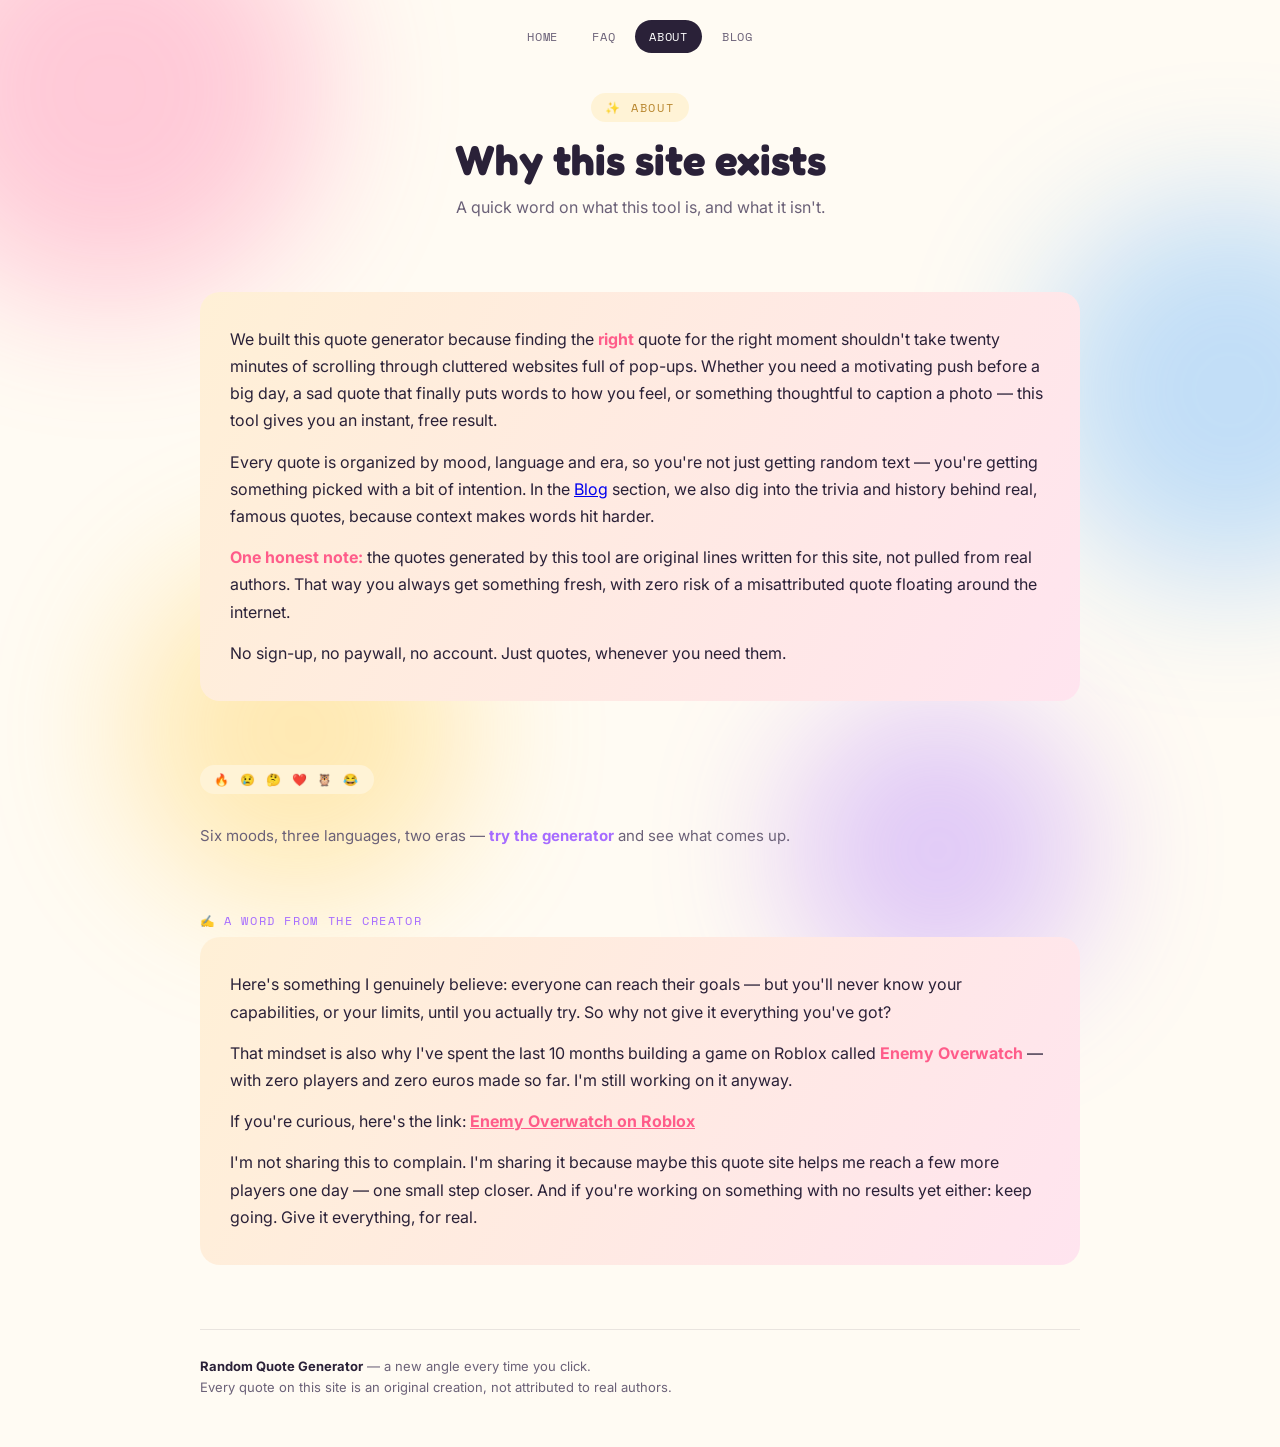
<file: about.html>
<!DOCTYPE html>
<html lang="en">
<head>
<script async src="https://pagead2.googlesyndication.com/pagead/js/adsbygoogle.js?client=ca-pub-3300435468169745"
     crossorigin="anonymous"></script>
<script async src="https://www.googletagmanager.com/gtag/js?id=G-9T2PRMRETT"></script>
<script>
  window.dataLayer = window.dataLayer || [];
  function gtag(){dataLayer.push(arguments);}
  gtag('js', new Date());
  gtag('config', 'G-9T2PRMRETT');
</script>
<meta charset="UTF-8">
<meta name="viewport" content="width=device-width, initial-scale=1.0">
<title>About — Random Quote Generator</title>
<meta name="description" content="Why we built a free random quote generator by mood, language and era — and how it picks each quote.">
<link rel="preconnect" href="https://fonts.googleapis.com">
<link href="https://fonts.googleapis.com/css2?family=Fredoka:wght@500;600;700&family=Inter:wght@400;500;600;700&family=Space+Mono:wght@400;700&display=swap" rel="stylesheet">
<link rel="stylesheet" href="styles.css">
</head>
<body>
<div class="blob blob1"></div>
<div class="blob blob2"></div>
<div class="blob blob3"></div>
<div class="blob blob4"></div>

<div class="wrap">

  <nav class="site-nav">
    <a href="index.html">Home</a>
    <a href="faq.html">FAQ</a>
    <a href="about.html" class="active">About</a>
    <a href="blog.html">Blog</a>
  </nav>

  <div class="page-header">
    <div class="eyebrow">✨ About</div>
    <h1>Why this site exists</h1>
    <p class="sub">A quick word on what this tool is, and what it isn't.</p>
  </div>

  <section class="block">
    <div class="about-block">
      <p>We built this quote generator because finding the <strong>right</strong> quote for the right moment shouldn't take twenty minutes of scrolling through cluttered websites full of pop-ups. Whether you need a motivating push before a big day, a sad quote that finally puts words to how you feel, or something thoughtful to caption a photo — this tool gives you an instant, free result.</p>
      <p>Every quote is organized by mood, language and era, so you're not just getting random text — you're getting something picked with a bit of intention. In the <a href="blog.html">Blog</a> section, we also dig into the trivia and history behind real, famous quotes, because context makes words hit harder.</p>
      <p><strong>One honest note:</strong> the quotes generated by this tool are original lines written for this site, not pulled from real authors. That way you always get something fresh, with zero risk of a misattributed quote floating around the internet.</p>
      <p>No sign-up, no paywall, no account. Just quotes, whenever you need them.</p>
    </div>
  </section>

  <section class="block">
    <div class="eyebrow" style="margin-bottom:14px;">🔥 😢 🤔 ❤️ 🦉 😂</div>
    <p style="font-size:15px;color:var(--ink-soft);line-height:1.7;">Six moods, three languages, two eras — <a href="index.html" style="color:var(--blob-purple);font-weight:700;text-decoration:none;">try the generator</a> and see what comes up.</p>
  </section>

  <section class="block">
    <div class="block-eyebrow">✍️ A word from the creator</div>
    <div class="about-block">
      <p>Here's something I genuinely believe: everyone can reach their goals — but you'll never know your capabilities, or your limits, until you actually try. So why not give it everything you've got?</p>
      <p>That mindset is also why I've spent the last 10 months building a game on Roblox called <strong>Enemy Overwatch</strong> — with zero players and zero euros made so far. I'm still working on it anyway.</p>
      <p>If you're curious, here's the link: <a href="https://www.roblox.com/games/109799715832137/Enemy-Overwatch" target="_blank" rel="noopener" style="color:var(--t-amour-1);font-weight:700;">Enemy Overwatch on Roblox</a></p>
      <p>I'm not sharing this to complain. I'm sharing it because maybe this quote site helps me reach a few more players one day — one small step closer. And if you're working on something with no results yet either: keep going. Give it everything, for real.</p>
    </div>
  </section>

  <footer>
    <strong>Random Quote Generator</strong> — a new angle every time you click.<br>
    Every quote on this site is an original creation, not attributed to real authors.
  </footer>

</div>
</body>
</html>
</file>
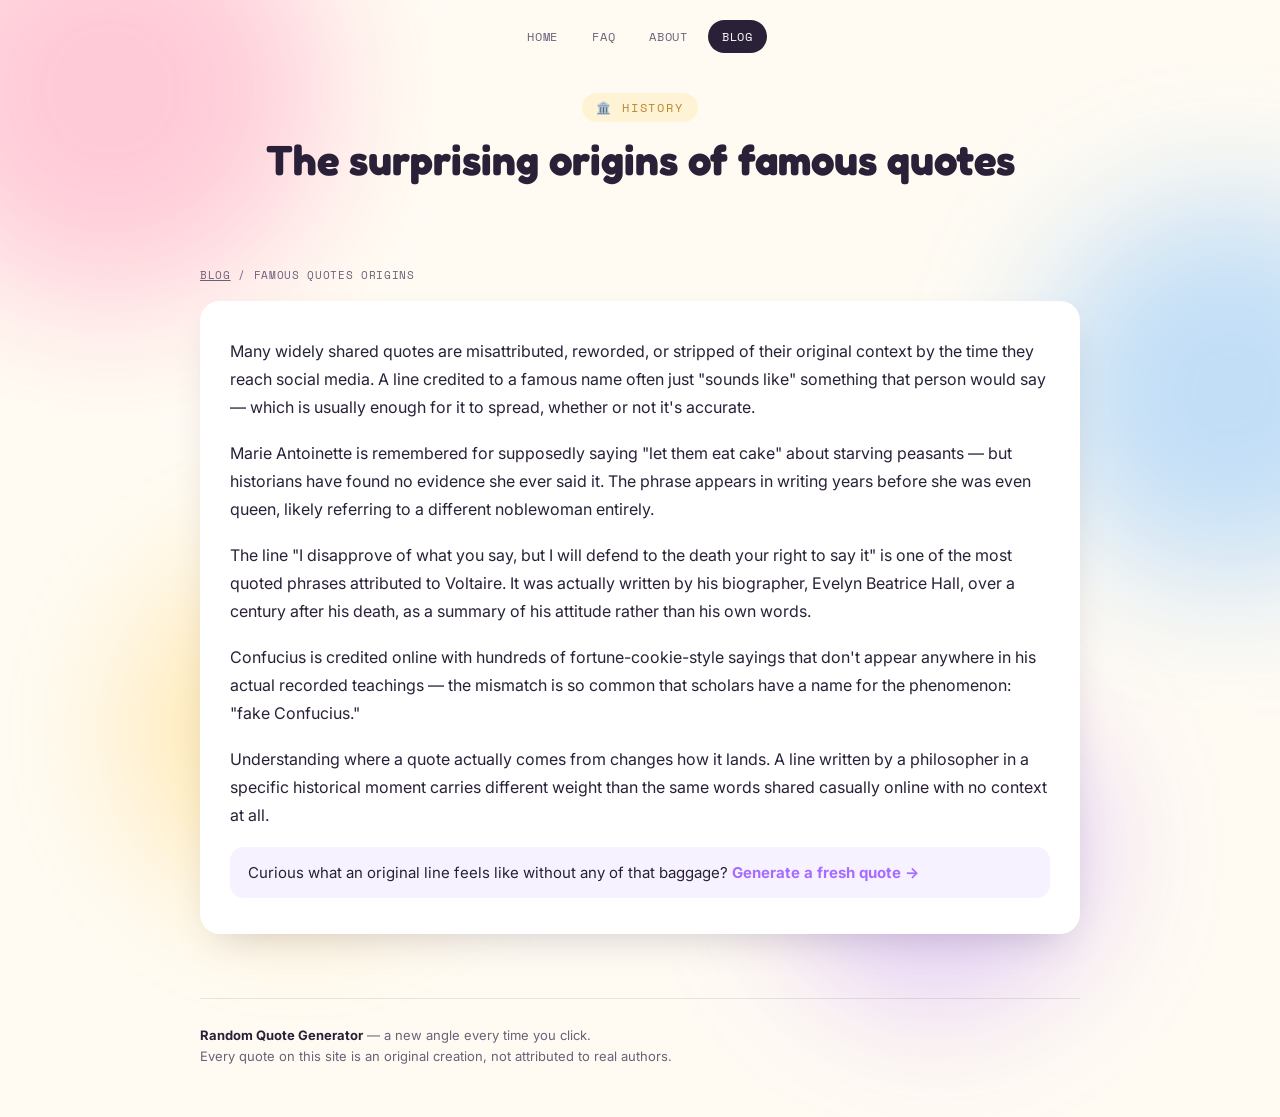
<file: blog-famous-quotes-trivia.html>
<!DOCTYPE html>
<html lang="en">
<head>
<script async src="https://pagead2.googlesyndication.com/pagead/js/adsbygoogle.js?client=ca-pub-3300435468169745"
     crossorigin="anonymous"></script>
<script async src="https://www.googletagmanager.com/gtag/js?id=G-9T2PRMRETT"></script>
<script>
  window.dataLayer = window.dataLayer || [];
  function gtag(){dataLayer.push(arguments);}
  gtag('js', new Date());
  gtag('config', 'G-9T2PRMRETT');
</script>
<meta charset="UTF-8">
<meta name="viewport" content="width=device-width, initial-scale=1.0">
<title>The Surprising Origins of Famous Quotes</title>
<meta name="description" content="Many widely shared quotes are misattributed or reworded by the time they reach social media. A look at the real stories behind lines everyone knows.">
<link rel="preconnect" href="https://fonts.googleapis.com">
<link href="https://fonts.googleapis.com/css2?family=Fredoka:wght@500;600;700&family=Inter:wght@400;500;600;700&family=Space+Mono:wght@400;700&display=swap" rel="stylesheet">
<link rel="stylesheet" href="styles.css">
</head>
<body>
<div class="blob blob1"></div>
<div class="blob blob2"></div>
<div class="blob blob3"></div>
<div class="blob blob4"></div>

<div class="wrap">

  <nav class="site-nav">
    <a href="index.html">Home</a>
    <a href="faq.html">FAQ</a>
    <a href="about.html">About</a>
    <a href="blog.html" class="active">Blog</a>
  </nav>

  <div class="page-header">
    <div class="eyebrow">🏛️ History</div>
    <h1>The surprising origins of famous quotes</h1>
  </div>

  <section class="block">
    <div class="breadcrumb"><a href="blog.html">Blog</a> / Famous Quotes Origins</div>
    <div class="article">
      <p>Many widely shared quotes are misattributed, reworded, or stripped of their original context by the time they reach social media. A line credited to a famous name often just "sounds like" something that person would say — which is usually enough for it to spread, whether or not it's accurate.</p>
      <p>Marie Antoinette is remembered for supposedly saying "let them eat cake" about starving peasants — but historians have found no evidence she ever said it. The phrase appears in writing years before she was even queen, likely referring to a different noblewoman entirely.</p>
      <p>The line "I disapprove of what you say, but I will defend to the death your right to say it" is one of the most quoted phrases attributed to Voltaire. It was actually written by his biographer, Evelyn Beatrice Hall, over a century after his death, as a summary of his attitude rather than his own words.</p>
      <p>Confucius is credited online with hundreds of fortune-cookie-style sayings that don't appear anywhere in his actual recorded teachings — the mismatch is so common that scholars have a name for the phenomenon: "fake Confucius."</p>
      <p>Understanding where a quote actually comes from changes how it lands. A line written by a philosopher in a specific historical moment carries different weight than the same words shared casually online with no context at all.</p>
      <div class="cta-line">Curious what an original line feels like without any of that baggage? <a href="index.html">Generate a fresh quote →</a></div>
    </div>
  </section>

  <footer>
    <strong>Random Quote Generator</strong> — a new angle every time you click.<br>
    Every quote on this site is an original creation, not attributed to real authors.
  </footer>

</div>
</body>
</html>
</file>
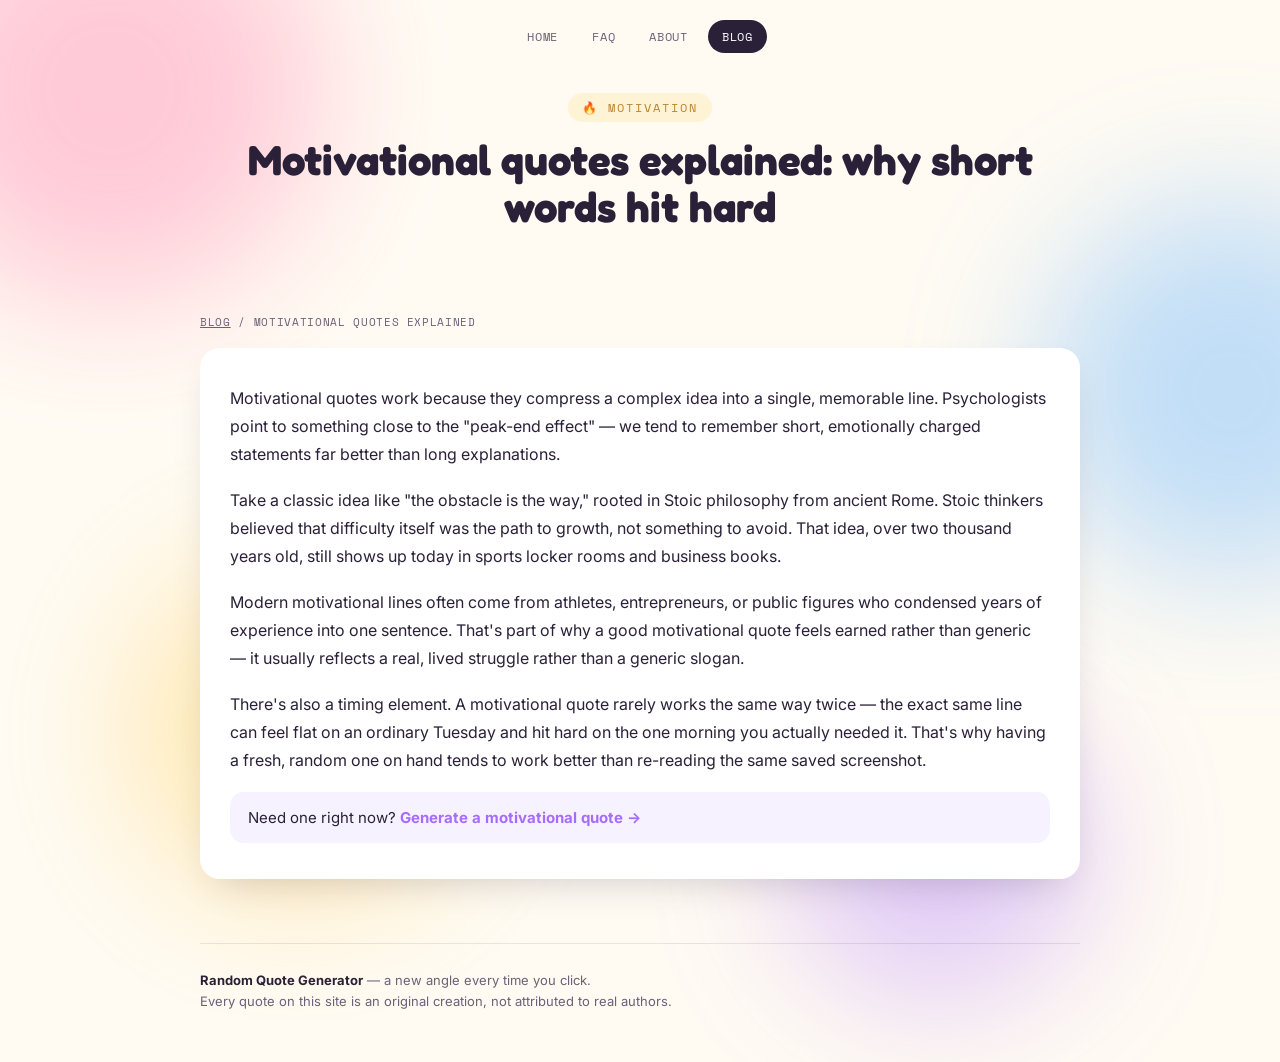
<file: blog-motivational-quotes-explained.html>
<!DOCTYPE html>
<html lang="en">
<head>
<script async src="https://pagead2.googlesyndication.com/pagead/js/adsbygoogle.js?client=ca-pub-3300435468169745"
     crossorigin="anonymous"></script>
<script async src="https://www.googletagmanager.com/gtag/js?id=G-9T2PRMRETT"></script>
<script>
  window.dataLayer = window.dataLayer || [];
  function gtag(){dataLayer.push(arguments);}
  gtag('js', new Date());
  gtag('config', 'G-9T2PRMRETT');
</script>
<meta charset="UTF-8">
<meta name="viewport" content="width=device-width, initial-scale=1.0">
<title>Motivational Quotes Explained: Why Short Words Hit Hard</title>
<meta name="description" content="The psychology behind why short motivational quotes work, and where the idea 'the obstacle is the way' actually comes from.">
<link rel="preconnect" href="https://fonts.googleapis.com">
<link href="https://fonts.googleapis.com/css2?family=Fredoka:wght@500;600;700&family=Inter:wght@400;500;600;700&family=Space+Mono:wght@400;700&display=swap" rel="stylesheet">
<link rel="stylesheet" href="styles.css">
</head>
<body>
<div class="blob blob1"></div>
<div class="blob blob2"></div>
<div class="blob blob3"></div>
<div class="blob blob4"></div>

<div class="wrap">

  <nav class="site-nav">
    <a href="index.html">Home</a>
    <a href="faq.html">FAQ</a>
    <a href="about.html">About</a>
    <a href="blog.html" class="active">Blog</a>
  </nav>

  <div class="page-header">
    <div class="eyebrow">🔥 Motivation</div>
    <h1>Motivational quotes explained: why short words hit hard</h1>
  </div>

  <section class="block">
    <div class="breadcrumb"><a href="blog.html">Blog</a> / Motivational Quotes Explained</div>
    <div class="article">
      <p>Motivational quotes work because they compress a complex idea into a single, memorable line. Psychologists point to something close to the "peak-end effect" — we tend to remember short, emotionally charged statements far better than long explanations.</p>
      <p>Take a classic idea like "the obstacle is the way," rooted in Stoic philosophy from ancient Rome. Stoic thinkers believed that difficulty itself was the path to growth, not something to avoid. That idea, over two thousand years old, still shows up today in sports locker rooms and business books.</p>
      <p>Modern motivational lines often come from athletes, entrepreneurs, or public figures who condensed years of experience into one sentence. That's part of why a good motivational quote feels earned rather than generic — it usually reflects a real, lived struggle rather than a generic slogan.</p>
      <p>There's also a timing element. A motivational quote rarely works the same way twice — the exact same line can feel flat on an ordinary Tuesday and hit hard on the one morning you actually needed it. That's why having a fresh, random one on hand tends to work better than re-reading the same saved screenshot.</p>
      <div class="cta-line">Need one right now? <a href="quotes-motivational.html">Generate a motivational quote →</a></div>
    </div>
  </section>

  <footer>
    <strong>Random Quote Generator</strong> — a new angle every time you click.<br>
    Every quote on this site is an original creation, not attributed to real authors.
  </footer>

</div>
</body>
</html>
</file>
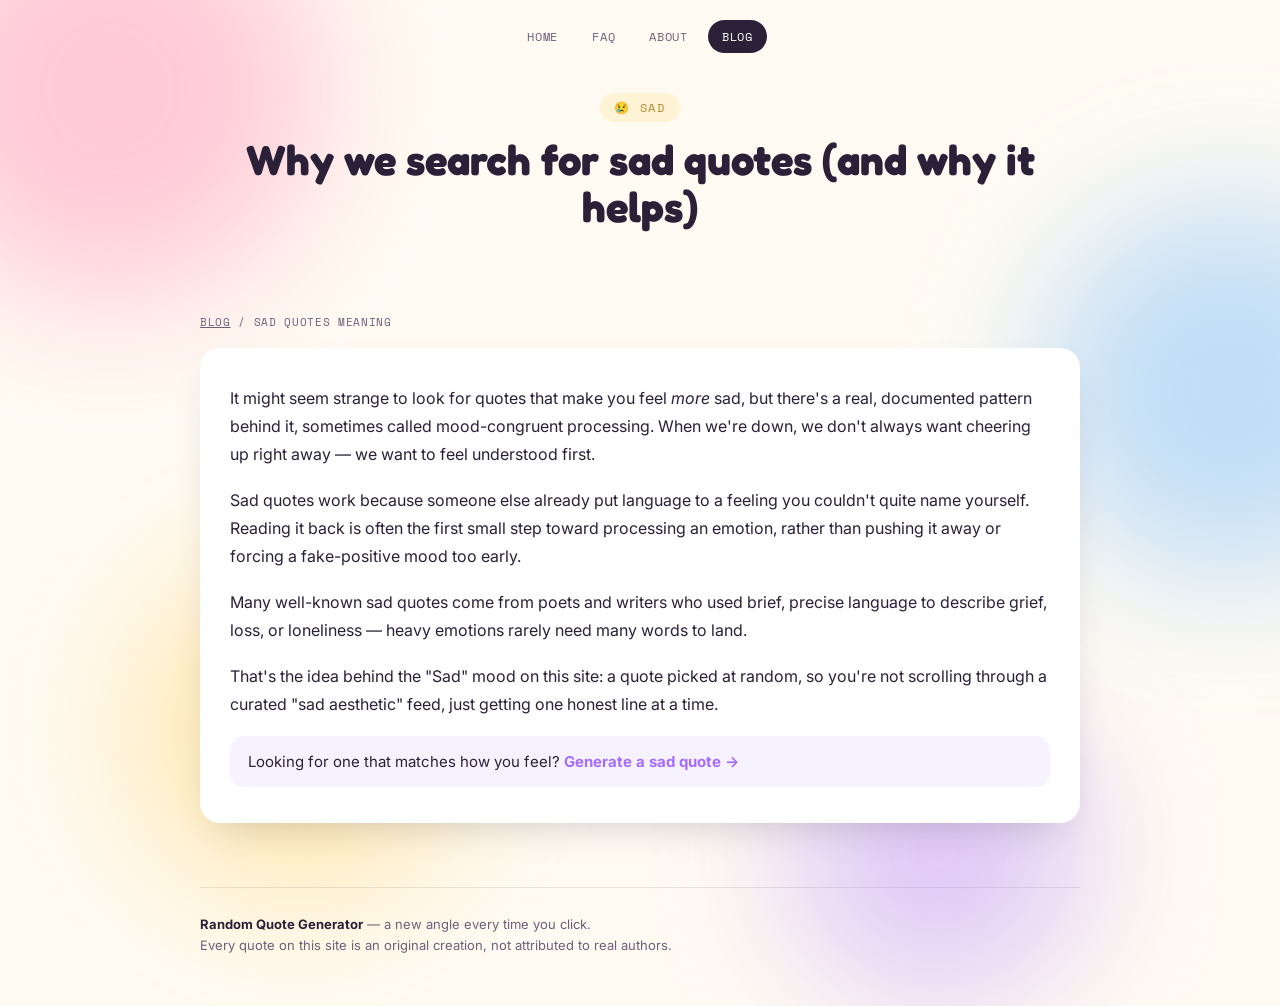
<file: blog-sad-quotes-meaning.html>
<!DOCTYPE html>
<html lang="en">
<head>
<script async src="https://pagead2.googlesyndication.com/pagead/js/adsbygoogle.js?client=ca-pub-3300435468169745"
     crossorigin="anonymous"></script>
<script async src="https://www.googletagmanager.com/gtag/js?id=G-9T2PRMRETT"></script>
<script>
  window.dataLayer = window.dataLayer || [];
  function gtag(){dataLayer.push(arguments);}
  gtag('js', new Date());
  gtag('config', 'G-9T2PRMRETT');
</script>
<meta charset="UTF-8">
<meta name="viewport" content="width=device-width, initial-scale=1.0">
<title>Why We Search for Sad Quotes (And Why It Helps)</title>
<meta name="description" content="It's not strange to look for quotes that match a low mood. Here's the psychology behind why it actually helps, and where to find sad quotes that fit.">
<link rel="preconnect" href="https://fonts.googleapis.com">
<link href="https://fonts.googleapis.com/css2?family=Fredoka:wght@500;600;700&family=Inter:wght@400;500;600;700&family=Space+Mono:wght@400;700&display=swap" rel="stylesheet">
<link rel="stylesheet" href="styles.css">
</head>
<body>
<div class="blob blob1"></div>
<div class="blob blob2"></div>
<div class="blob blob3"></div>
<div class="blob blob4"></div>

<div class="wrap">

  <nav class="site-nav">
    <a href="index.html">Home</a>
    <a href="faq.html">FAQ</a>
    <a href="about.html">About</a>
    <a href="blog.html" class="active">Blog</a>
  </nav>

  <div class="page-header">
    <div class="eyebrow">😢 Sad</div>
    <h1>Why we search for sad quotes (and why it helps)</h1>
  </div>

  <section class="block">
    <div class="breadcrumb"><a href="blog.html">Blog</a> / Sad Quotes Meaning</div>
    <div class="article">
      <p>It might seem strange to look for quotes that make you feel <em>more</em> sad, but there's a real, documented pattern behind it, sometimes called mood-congruent processing. When we're down, we don't always want cheering up right away — we want to feel understood first.</p>
      <p>Sad quotes work because someone else already put language to a feeling you couldn't quite name yourself. Reading it back is often the first small step toward processing an emotion, rather than pushing it away or forcing a fake-positive mood too early.</p>
      <p>Many well-known sad quotes come from poets and writers who used brief, precise language to describe grief, loss, or loneliness — heavy emotions rarely need many words to land.</p>
      <p>That's the idea behind the "Sad" mood on this site: a quote picked at random, so you're not scrolling through a curated "sad aesthetic" feed, just getting one honest line at a time.</p>
      <div class="cta-line">Looking for one that matches how you feel? <a href="quotes-sad.html">Generate a sad quote →</a></div>
    </div>
  </section>

  <footer>
    <strong>Random Quote Generator</strong> — a new angle every time you click.<br>
    Every quote on this site is an original creation, not attributed to real authors.
  </footer>

</div>
</body>
</html>
</file>
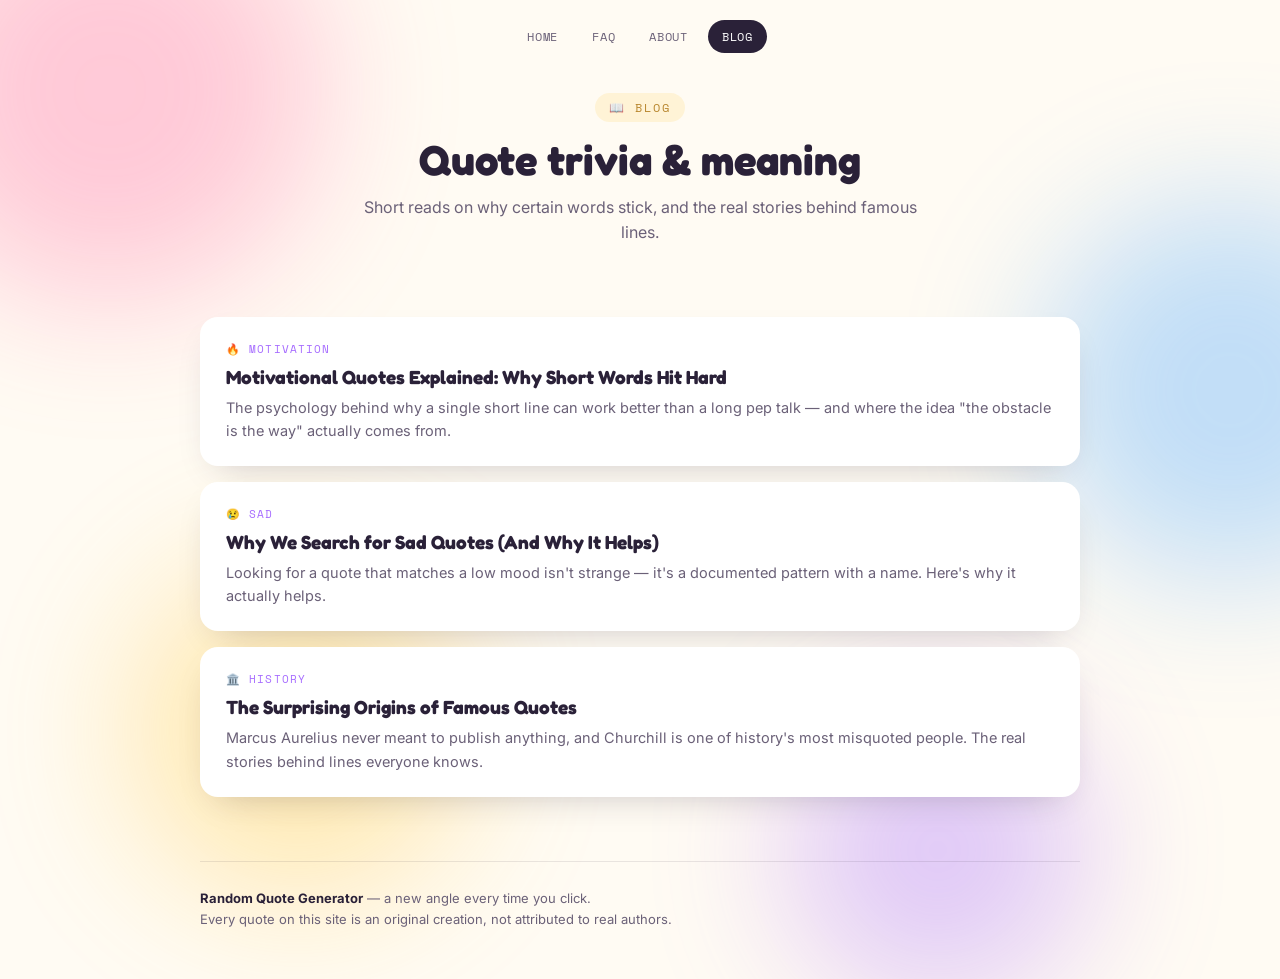
<file: blog.html>
<!DOCTYPE html>
<html lang="en">
<head>
<script async src="https://pagead2.googlesyndication.com/pagead/js/adsbygoogle.js?client=ca-pub-3300435468169745"
     crossorigin="anonymous"></script>
<script async src="https://www.googletagmanager.com/gtag/js?id=G-9T2PRMRETT"></script>
<script>
  window.dataLayer = window.dataLayer || [];
  function gtag(){dataLayer.push(arguments);}
  gtag('js', new Date());
  gtag('config', 'G-9T2PRMRETT');
</script>
<meta charset="UTF-8">
<meta name="viewport" content="width=device-width, initial-scale=1.0">
<title>Blog — Quote Trivia, Meaning & Psychology</title>
<meta name="description" content="Short reads on the psychology of quotes, the real stories behind famous lines, and why certain words stick with us.">
<link rel="preconnect" href="https://fonts.googleapis.com">
<link href="https://fonts.googleapis.com/css2?family=Fredoka:wght@500;600;700&family=Inter:wght@400;500;600;700&family=Space+Mono:wght@400;700&display=swap" rel="stylesheet">
<link rel="stylesheet" href="styles.css">
</head>
<body>
<div class="blob blob1"></div>
<div class="blob blob2"></div>
<div class="blob blob3"></div>
<div class="blob blob4"></div>

<div class="wrap">

  <nav class="site-nav">
    <a href="index.html">Home</a>
    <a href="faq.html">FAQ</a>
    <a href="about.html">About</a>
    <a href="blog.html" class="active">Blog</a>
  </nav>

  <div class="page-header">
    <div class="eyebrow">📖 Blog</div>
    <h1>Quote trivia & meaning</h1>
    <p class="sub">Short reads on why certain words stick, and the real stories behind famous lines.</p>
  </div>

  <section class="block">
    <div class="blog-grid">
      <a class="blog-card" href="blog-motivational-quotes-explained.html">
        <span class="blog-eyebrow">🔥 Motivation</span>
        <h3>Motivational Quotes Explained: Why Short Words Hit Hard</h3>
        <p>The psychology behind why a single short line can work better than a long pep talk — and where the idea "the obstacle is the way" actually comes from.</p>
      </a>
      <a class="blog-card" href="blog-sad-quotes-meaning.html">
        <span class="blog-eyebrow">😢 Sad</span>
        <h3>Why We Search for Sad Quotes (And Why It Helps)</h3>
        <p>Looking for a quote that matches a low mood isn't strange — it's a documented pattern with a name. Here's why it actually helps.</p>
      </a>
      <a class="blog-card" href="blog-famous-quotes-trivia.html">
        <span class="blog-eyebrow">🏛️ History</span>
        <h3>The Surprising Origins of Famous Quotes</h3>
        <p>Marcus Aurelius never meant to publish anything, and Churchill is one of history's most misquoted people. The real stories behind lines everyone knows.</p>
      </a>
    </div>
  </section>

  <footer>
    <strong>Random Quote Generator</strong> — a new angle every time you click.<br>
    Every quote on this site is an original creation, not attributed to real authors.
  </footer>

</div>
</body>
</html>
</file>
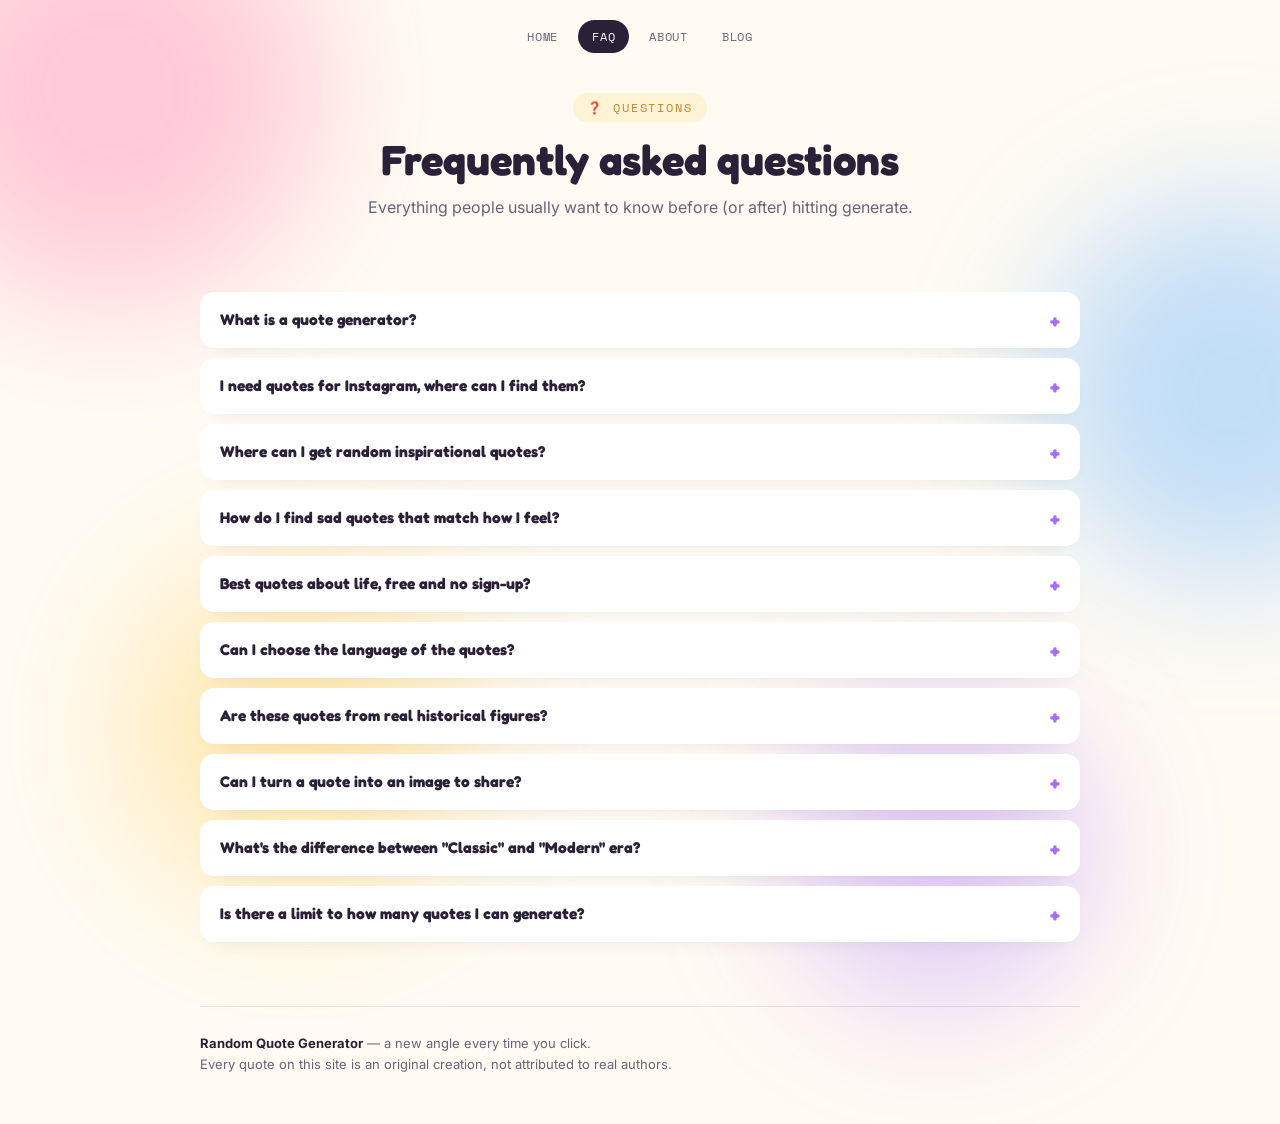
<file: faq.html>
<!DOCTYPE html>
<html lang="en">
<head>
<script async src="https://pagead2.googlesyndication.com/pagead/js/adsbygoogle.js?client=ca-pub-3300435468169745"
     crossorigin="anonymous"></script>
<script async src="https://www.googletagmanager.com/gtag/js?id=G-9T2PRMRETT"></script>
<script>
  window.dataLayer = window.dataLayer || [];
  function gtag(){dataLayer.push(arguments);}
  gtag('js', new Date());
  gtag('config', 'G-9T2PRMRETT');
</script>
<meta charset="UTF-8">
<meta name="viewport" content="width=device-width, initial-scale=1.0">
<title>FAQ — Quote Generator Help & Answers</title>
<meta name="description" content="Answers to common questions about the free quote generator: finding quotes for Instagram, moods, languages, images, and more.">
<link rel="preconnect" href="https://fonts.googleapis.com">
<link href="https://fonts.googleapis.com/css2?family=Fredoka:wght@500;600;700&family=Inter:wght@400;500;600;700&family=Space+Mono:wght@400;700&display=swap" rel="stylesheet">
<link rel="stylesheet" href="styles.css">
</head>
<body>
<div class="blob blob1"></div>
<div class="blob blob2"></div>
<div class="blob blob3"></div>
<div class="blob blob4"></div>

<div class="wrap">

  <nav class="site-nav">
    <a href="index.html">Home</a>
    <a href="faq.html" class="active">FAQ</a>
    <a href="about.html">About</a>
    <a href="blog.html">Blog</a>
  </nav>

  <div class="page-header">
    <div class="eyebrow">❓ Questions</div>
    <h1>Frequently asked questions</h1>
    <p class="sub">Everything people usually want to know before (or after) hitting generate.</p>
  </div>

  <section class="block">
    <details class="faq-item">
      <summary>What is a quote generator?</summary>
      <p>A quote generator is a free online tool that instantly creates a quote based on a mood, language, or era you choose — no need to search through books or scroll social media manually.</p>
    </details>
    <details class="faq-item">
      <summary>I need quotes for Instagram, where can I find them?</summary>
      <p>You can generate free quotes for Instagram captions right on the <a href="index.html">home page</a> — pick a mood like motivating, sad, or thoughtful, then use the Copy button to paste it straight into your post.</p>
    </details>
    <details class="faq-item">
      <summary>Where can I get random inspirational quotes?</summary>
      <p>Our <a href="quotes-motivational.html">motivational quotes generator</a> creates a fresh inspirational line on demand, for free, with no limit on how many you generate.</p>
    </details>
    <details class="faq-item">
      <summary>How do I find sad quotes that match how I feel?</summary>
      <p>Choose the "Sad" mood in the generator, or head straight to our <a href="quotes-sad.html">sad quotes page</a>. Each quote is picked at random, so you can regenerate until one resonates.</p>
    </details>
    <details class="faq-item">
      <summary>Best quotes about life, free and no sign-up?</summary>
      <p>Yes — this tool needs no account, no email, and no payment. Just pick a mood and generate as many quotes as you like.</p>
    </details>
    <details class="faq-item">
      <summary>Can I choose the language of the quotes?</summary>
      <p>Yes. The generator currently supports English, French, and Spanish — use the language selector before generating.</p>
    </details>
    <details class="faq-item">
      <summary>Are these quotes from real historical figures?</summary>
      <p>No — every quote generated by this tool is an original line written for this site, not pulled from a real author. If you're curious about real, famous quotes and their surprising backstories, check out our <a href="blog.html">Blog</a>.</p>
    </details>
    <details class="faq-item">
      <summary>Can I turn a quote into an image to share?</summary>
      <p>Yes — after generating a quote, tap "Create image" to turn it into a shareable picture with a background of your choice, ready for Pinterest, Instagram, or your story.</p>
    </details>
    <details class="faq-item">
      <summary>What's the difference between "Classic" and "Modern" era?</summary>
      <p>It's a style filter — Classic-era quotes lean toward timeless, reflective phrasing, while Modern-era quotes reference present-day life and habits.</p>
    </details>
    <details class="faq-item">
      <summary>Is there a limit to how many quotes I can generate?</summary>
      <p>No limit — generate as many as you want, whenever you want.</p>
    </details>
  </section>

  <footer>
    <strong>Random Quote Generator</strong> — a new angle every time you click.<br>
    Every quote on this site is an original creation, not attributed to real authors.
  </footer>

</div>
</body>
</html>
</file>
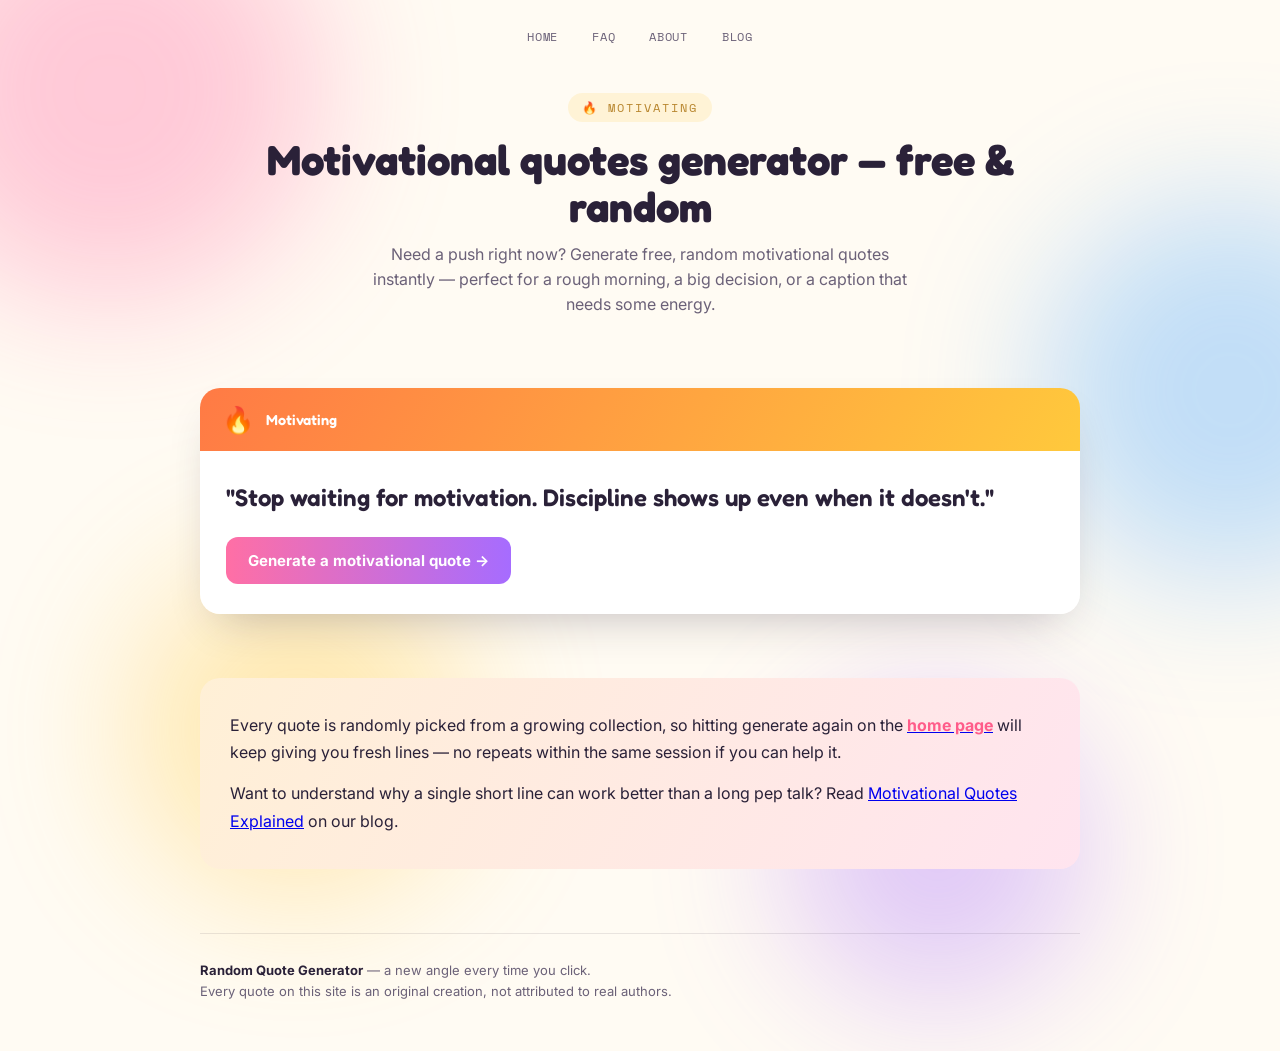
<file: quotes-motivational.html>
<!DOCTYPE html>
<html lang="en">
<head>
<script async src="https://pagead2.googlesyndication.com/pagead/js/adsbygoogle.js?client=ca-pub-3300435468169745"
     crossorigin="anonymous"></script>
<script async src="https://www.googletagmanager.com/gtag/js?id=G-9T2PRMRETT"></script>
<script>
  window.dataLayer = window.dataLayer || [];
  function gtag(){dataLayer.push(arguments);}
  gtag('js', new Date());
  gtag('config', 'G-9T2PRMRETT');
</script>
<meta charset="UTF-8">
<meta name="viewport" content="width=device-width, initial-scale=1.0">
<title>Motivational Quotes Generator — Free & Random</title>
<meta name="description" content="Generate free, random motivational quotes instantly. No sign-up needed — perfect for a rough morning, a big decision, or an Instagram caption.">
<link rel="preconnect" href="https://fonts.googleapis.com">
<link href="https://fonts.googleapis.com/css2?family=Fredoka:wght@500;600;700&family=Inter:wght@400;500;600;700&family=Space+Mono:wght@400;700&display=swap" rel="stylesheet">
<link rel="stylesheet" href="styles.css">
</head>
<body>
<div class="blob blob1"></div>
<div class="blob blob2"></div>
<div class="blob blob3"></div>
<div class="blob blob4"></div>

<div class="wrap">

  <nav class="site-nav">
    <a href="index.html">Home</a>
    <a href="faq.html">FAQ</a>
    <a href="about.html">About</a>
    <a href="blog.html">Blog</a>
  </nav>

  <div class="page-header">
    <div class="eyebrow">🔥 Motivating</div>
    <h1>Motivational quotes generator — free & random</h1>
    <p class="sub">Need a push right now? Generate free, random motivational quotes instantly — perfect for a rough morning, a big decision, or a caption that needs some energy.</p>
  </div>

  <section class="block">
    <div class="theme-teaser" style="--accent-1:var(--t-motivant-1); --accent-2:var(--t-motivant-2);">
      <div class="theme-teaser-header">
        <span class="emoji">🔥</span>
        <span class="label">Motivating</span>
      </div>
      <div class="theme-teaser-body">
        <p>"Stop waiting for motivation. Discipline shows up even when it doesn't."</p>
        <a class="cta-btn" href="index.html?theme=motivant">Generate a motivational quote →</a>
      </div>
    </div>
  </section>

  <section class="block">
    <div class="about-block">
      <p>Every quote is randomly picked from a growing collection, so hitting generate again on the <a href="index.html?theme=motivant"><strong>home page</strong></a> will keep giving you fresh lines — no repeats within the same session if you can help it.</p>
      <p>Want to understand why a single short line can work better than a long pep talk? Read <a href="blog-motivational-quotes-explained.html">Motivational Quotes Explained</a> on our blog.</p>
    </div>
  </section>

  <footer>
    <strong>Random Quote Generator</strong> — a new angle every time you click.<br>
    Every quote on this site is an original creation, not attributed to real authors.
  </footer>

</div>
</body>
</html>
</file>
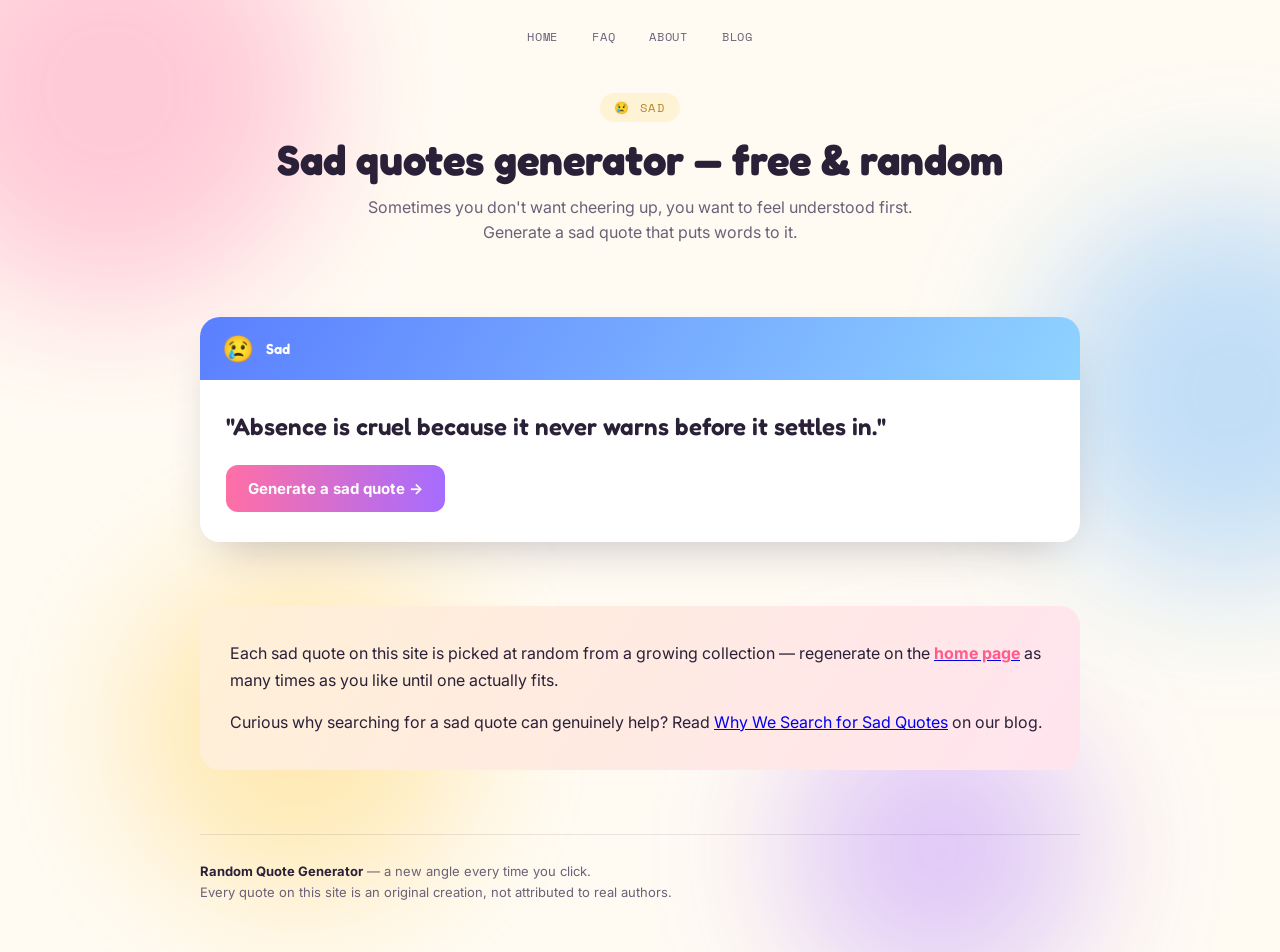
<file: quotes-sad.html>
<!DOCTYPE html>
<html lang="en">
<head>
<script async src="https://pagead2.googlesyndication.com/pagead/js/adsbygoogle.js?client=ca-pub-3300435468169745"
     crossorigin="anonymous"></script>
<script async src="https://www.googletagmanager.com/gtag/js?id=G-9T2PRMRETT"></script>
<script>
  window.dataLayer = window.dataLayer || [];
  function gtag(){dataLayer.push(arguments);}
  gtag('js', new Date());
  gtag('config', 'G-9T2PRMRETT');
</script>
<meta charset="UTF-8">
<meta name="viewport" content="width=device-width, initial-scale=1.0">
<title>Sad Quotes Generator — Free & Random</title>
<meta name="description" content="Generate free, random sad quotes that match how you feel. No sign-up needed, ready to copy or turn into a shareable image.">
<link rel="preconnect" href="https://fonts.googleapis.com">
<link href="https://fonts.googleapis.com/css2?family=Fredoka:wght@500;600;700&family=Inter:wght@400;500;600;700&family=Space+Mono:wght@400;700&display=swap" rel="stylesheet">
<link rel="stylesheet" href="styles.css">
</head>
<body>
<div class="blob blob1"></div>
<div class="blob blob2"></div>
<div class="blob blob3"></div>
<div class="blob blob4"></div>

<div class="wrap">

  <nav class="site-nav">
    <a href="index.html">Home</a>
    <a href="faq.html">FAQ</a>
    <a href="about.html">About</a>
    <a href="blog.html">Blog</a>
  </nav>

  <div class="page-header">
    <div class="eyebrow">😢 Sad</div>
    <h1>Sad quotes generator — free & random</h1>
    <p class="sub">Sometimes you don't want cheering up, you want to feel understood first. Generate a sad quote that puts words to it.</p>
  </div>

  <section class="block">
    <div class="theme-teaser" style="--accent-1:var(--t-triste-1); --accent-2:var(--t-triste-2);">
      <div class="theme-teaser-header">
        <span class="emoji">😢</span>
        <span class="label">Sad</span>
      </div>
      <div class="theme-teaser-body">
        <p>"Absence is cruel because it never warns before it settles in."</p>
        <a class="cta-btn" href="index.html?theme=triste">Generate a sad quote →</a>
      </div>
    </div>
  </section>

  <section class="block">
    <div class="about-block">
      <p>Each sad quote on this site is picked at random from a growing collection — regenerate on the <a href="index.html?theme=triste"><strong>home page</strong></a> as many times as you like until one actually fits.</p>
      <p>Curious why searching for a sad quote can genuinely help? Read <a href="blog-sad-quotes-meaning.html">Why We Search for Sad Quotes</a> on our blog.</p>
    </div>
  </section>

  <footer>
    <strong>Random Quote Generator</strong> — a new angle every time you click.<br>
    Every quote on this site is an original creation, not attributed to real authors.
  </footer>

</div>
</body>
</html>
</file>
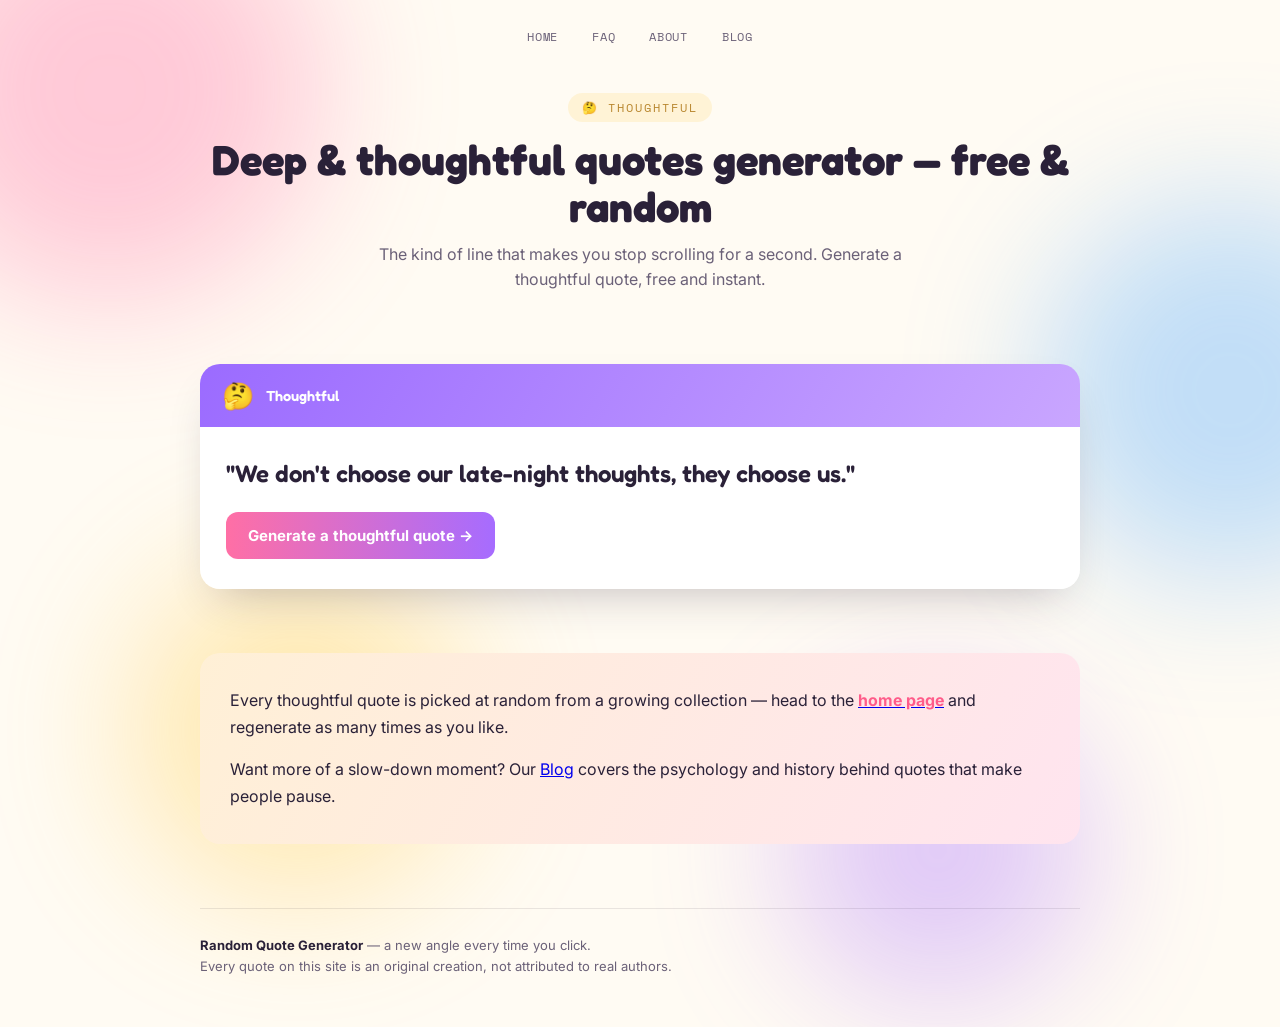
<file: quotes-thoughtful.html>
<!DOCTYPE html>
<html lang="en">
<head>
<script async src="https://pagead2.googlesyndication.com/pagead/js/adsbygoogle.js?client=ca-pub-3300435468169745"
     crossorigin="anonymous"></script>
<script async src="https://www.googletagmanager.com/gtag/js?id=G-9T2PRMRETT"></script>
<script>
  window.dataLayer = window.dataLayer || [];
  function gtag(){dataLayer.push(arguments);}
  gtag('js', new Date());
  gtag('config', 'G-9T2PRMRETT');
</script>
<meta charset="UTF-8">
<meta name="viewport" content="width=device-width, initial-scale=1.0">
<title>Thoughtful & Deep Quotes Generator — Free & Random</title>
<meta name="description" content="Generate free, random deep and thoughtful quotes — the kind that make you pause for a second. No sign-up needed.">
<link rel="preconnect" href="https://fonts.googleapis.com">
<link href="https://fonts.googleapis.com/css2?family=Fredoka:wght@500;600;700&family=Inter:wght@400;500;600;700&family=Space+Mono:wght@400;700&display=swap" rel="stylesheet">
<link rel="stylesheet" href="styles.css">
</head>
<body>
<div class="blob blob1"></div>
<div class="blob blob2"></div>
<div class="blob blob3"></div>
<div class="blob blob4"></div>

<div class="wrap">

  <nav class="site-nav">
    <a href="index.html">Home</a>
    <a href="faq.html">FAQ</a>
    <a href="about.html">About</a>
    <a href="blog.html">Blog</a>
  </nav>

  <div class="page-header">
    <div class="eyebrow">🤔 Thoughtful</div>
    <h1>Deep & thoughtful quotes generator — free & random</h1>
    <p class="sub">The kind of line that makes you stop scrolling for a second. Generate a thoughtful quote, free and instant.</p>
  </div>

  <section class="block">
    <div class="theme-teaser" style="--accent-1:var(--t-pensif-1); --accent-2:var(--t-pensif-2);">
      <div class="theme-teaser-header">
        <span class="emoji">🤔</span>
        <span class="label">Thoughtful</span>
      </div>
      <div class="theme-teaser-body">
        <p>"We don't choose our late-night thoughts, they choose us."</p>
        <a class="cta-btn" href="index.html?theme=pensif">Generate a thoughtful quote →</a>
      </div>
    </div>
  </section>

  <section class="block">
    <div class="about-block">
      <p>Every thoughtful quote is picked at random from a growing collection — head to the <a href="index.html?theme=pensif"><strong>home page</strong></a> and regenerate as many times as you like.</p>
      <p>Want more of a slow-down moment? Our <a href="blog.html">Blog</a> covers the psychology and history behind quotes that make people pause.</p>
    </div>
  </section>

  <footer>
    <strong>Random Quote Generator</strong> — a new angle every time you click.<br>
    Every quote on this site is an original creation, not attributed to real authors.
  </footer>

</div>
</body>
</html>
</file>
<file: styles.css>
:root{
    --bg:#FFFBF3;
    --ink:#2A2138;
    --ink-soft:#6b6178;
    --line:rgba(42,33,56,0.1);
    --blob-pink:#FF6FA5;
    --blob-yellow:#FFC93C;
    --blob-blue:#4EA8FF;
    --blob-purple:#A66CFF;

    --t-motivant-1:#FF7A45; --t-motivant-2:#FFC93C;
    --t-triste-1:#5B7FFF;   --t-triste-2:#8FD3FF;
    --t-pensif-1:#9B6BFF;   --t-pensif-2:#C9A6FF;
    --t-amour-1:#FF5C8A;    --t-amour-2:#FFA6C1;
    --t-sagesse-1:#18B39D;  --t-sagesse-2:#8CE0D6;
    --t-humour-1:#FFB800;   --t-humour-2:#FFE066;
  }
  *{box-sizing:border-box;}
  html{scroll-behavior:smooth;}
  body{
    margin:0;
    background:var(--bg);
    color:var(--ink);
    font-family:'Inter', sans-serif;
    min-height:100vh;
    -webkit-font-smoothing:antialiased;
    position:relative;
    overflow-x:hidden;
  }
  .blob{
    position:fixed;
    border-radius:50%;
    filter:blur(70px);
    opacity:.35;
    z-index:0;
    animation:drift 18s ease-in-out infinite alternate;
  }
  .blob1{width:420px;height:420px;background:var(--blob-pink);top:-120px;left:-100px;}
  .blob2{width:380px;height:380px;background:var(--blob-blue);top:200px;right:-140px;animation-delay:-4s;}
  .blob3{width:340px;height:340px;background:var(--blob-yellow);bottom:0;left:10%;animation-delay:-9s;}
  .blob4{width:300px;height:300px;background:var(--blob-purple);bottom:-100px;right:15%;animation-delay:-13s;}
  @keyframes drift{
    from{transform:translate(0,0) scale(1);}
    to{transform:translate(30px,-25px) scale(1.08);}
  }
  @media (prefers-reduced-motion: reduce){ .blob{animation:none;} }

  .wrap{max-width:920px;margin:0 auto;padding:0 20px;position:relative;z-index:1;}

  /* ---------- Header ---------- */
  header{padding:56px 0 28px; text-align:center;}
  .eyebrow{
    font-family:'Space Mono', monospace;
    font-size:12px;
    letter-spacing:.16em;
    text-transform:uppercase;
    color:#B8862E;
    display:inline-flex;
    align-items:center;
    gap:8px;
    background:#FFF3D6;
    padding:6px 14px;
    border-radius:999px;
  }
  h1{
    font-family:'Fredoka', sans-serif;
    font-weight:700;
    font-size:clamp(32px, 6vw, 54px);
    line-height:1.08;
    margin:18px 0 14px;
  }
  h1 .grad{
    background:linear-gradient(90deg, var(--blob-pink), var(--blob-purple), var(--blob-blue));
    -webkit-background-clip:text;
    background-clip:text;
    color:transparent;
  }
  .sub{
    font-size:16.5px;
    color:var(--ink-soft);
    max-width:52ch;
    line-height:1.55;
    margin:0 auto;
  }

  /* ---------- Ad slots ---------- */
  .ad-slot{
    border:1.5px dashed rgba(42,33,56,0.18);
    border-radius:14px;
    display:flex;
    align-items:center;
    justify-content:center;
    color:rgba(42,33,56,0.4);
    font-family:'Space Mono', monospace;
    font-size:11px;
    letter-spacing:.08em;
    text-transform:uppercase;
    background:rgba(255,255,255,0.5);
  }
  .ad-slot--banner{height:90px;margin:30px 0;}
  .ad-slot--inline{height:110px;margin:40px 0;}
  .ad-slot--footer{height:90px;margin:40px 0 10px;}

  /* ---------- Controls ---------- */
  .panel{
    background:#fff;
    border-radius:20px;
    padding:22px;
    box-shadow:0 16px 40px -18px rgba(42,33,56,0.25);
  }
  .controls{
    display:grid;
    grid-template-columns:repeat(3, 1fr);
    gap:12px;
    margin-bottom:16px;
  }
  .field{display:flex;flex-direction:column;gap:6px;}
  .field label{
    font-family:'Space Mono', monospace;
    font-size:10.5px;
    letter-spacing:.1em;
    text-transform:uppercase;
    color:var(--ink-soft);
  }
  select{
    appearance:none;
    -webkit-appearance:none;
    background:#F7F2FF;
    border:2px solid transparent;
    color:var(--ink);
    font-family:'Inter', sans-serif;
    font-size:14.5px;
    font-weight:600;
    padding:12px 34px 12px 14px;
    border-radius:12px;
    cursor:pointer;
    background-image:linear-gradient(45deg, transparent 50%, var(--blob-purple) 50%), linear-gradient(135deg, var(--blob-purple) 50%, transparent 50%);
    background-position: calc(100% - 18px) center, calc(100% - 13px) center;
    background-size:5px 5px, 5px 5px;
    background-repeat:no-repeat;
    transition:border-color .15s ease, transform .1s ease;
  }
  select:hover{border-color:var(--blob-purple);}
  select:focus-visible{outline:2px solid var(--blob-blue); outline-offset:2px;}

  .generate-row{display:flex;gap:12px;}
  button{
    font-family:'Inter', sans-serif;
    font-weight:700;
    font-size:15px;
    border-radius:12px;
    border:none;
    cursor:pointer;
    padding:14px 22px;
    transition:transform .12s ease, box-shadow .12s ease, background .15s ease;
  }
  button:focus-visible{outline:2px solid var(--blob-blue); outline-offset:2px;}
  .btn-primary{
    flex:1;
    background:linear-gradient(90deg, var(--blob-pink), var(--blob-purple));
    color:#fff;
    letter-spacing:.01em;
  }
  .btn-primary:hover{transform:translateY(-2px); box-shadow:0 10px 24px -6px rgba(166,108,255,0.55);}
  .btn-primary:active{transform:translateY(0);}
  .btn-ghost{
    background:#F7F2FF;
    color:var(--ink);
  }
  .btn-ghost:hover{background:#EFE4FF;}

  /* ---------- Quote card ---------- */
  .stage{margin:22px 0 6px;}
  .card{
    position:relative;
    background:#fff;
    border-radius:20px;
    overflow:hidden;
    box-shadow:0 24px 50px -20px rgba(42,33,56,0.35);
    transition:transform .3s cubic-bezier(.2,.8,.2,1), opacity .28s ease;
  }
  .card.shuffling{transform:rotate(-1.5deg) scale(.97); opacity:.45;}
  .card-header{
    display:flex;
    align-items:center;
    gap:12px;
    padding:18px 24px;
    background:linear-gradient(120deg, var(--accent-1), var(--accent-2));
    color:#fff;
  }
  .card-emoji{font-size:28px; line-height:1;}
  .card-header-label{
    font-family:'Fredoka', sans-serif;
    font-weight:600;
    font-size:15px;
    letter-spacing:.01em;
  }
  .card-body{padding:36px 28px 30px;}
  .quote-text{
    font-family:'Fredoka', sans-serif;
    font-weight:600;
    font-size:clamp(20px, 3.4vw, 27px);
    line-height:1.42;
    margin:0 0 20px;
    color:var(--ink);
  }
  .quote-meta{
    display:flex;
    align-items:center;
    gap:8px;
    flex-wrap:wrap;
    font-family:'Space Mono', monospace;
    font-size:11px;
    letter-spacing:.06em;
    text-transform:uppercase;
    color:var(--ink-soft);
  }
  .tag{
    background:#F7F2FF;
    padding:4px 10px;
    border-radius:20px;
  }
  .card-actions{display:flex; gap:10px; margin-top:22px;}
  .icon-btn{
    background:#F7F2FF;
    border:none;
    color:var(--ink);
    font-size:12.5px;
    font-weight:700;
    padding:10px 16px;
  }
  .icon-btn:hover{background:#EFE4FF;}

  .toast{
    position:fixed;
    bottom:24px; left:50%;
    transform:translateX(-50%) translateY(20px);
    background:var(--ink);
    color:#fff;
    font-weight:600;
    font-size:14px;
    padding:10px 18px;
    border-radius:10px;
    opacity:0;
    pointer-events:none;
    transition:opacity .2s ease, transform .2s ease;
    z-index:10;
  }
  .toast.show{opacity:1; transform:translateX(-50%) translateY(0);}

  /* ---------- Sections below ---------- */
  section.block{margin:64px 0;}
  .block-eyebrow{
    font-family:'Space Mono', monospace;
    font-size:11.5px;
    letter-spacing:.14em;
    text-transform:uppercase;
    color:var(--blob-purple);
    margin-bottom:8px;
  }
  .block h2{
    font-family:'Fredoka', sans-serif;
    font-weight:700;
    font-size:clamp(24px, 4vw, 32px);
    margin:0 0 20px;
  }

  .facts-grid{
    display:grid;
    grid-template-columns:repeat(2, 1fr);
    gap:16px;
  }
  .fact-card{
    background:#fff;
    border-radius:16px;
    padding:20px 22px;
    box-shadow:0 10px 28px -16px rgba(42,33,56,0.25);
  }
  .fact-card .fact-icon{font-size:22px; margin-bottom:10px; display:block;}
  .fact-card p{margin:0; font-size:14.5px; line-height:1.6; color:var(--ink-soft);}
  .fact-card strong{color:var(--ink);}

  .faq-item{
    background:#fff;
    border-radius:14px;
    margin-bottom:10px;
    overflow:hidden;
    box-shadow:0 8px 22px -16px rgba(42,33,56,0.2);
  }
  .faq-item summary{
    cursor:pointer;
    padding:16px 20px;
    font-weight:700;
    font-family:'Fredoka', sans-serif;
    font-size:15.5px;
    list-style:none;
    display:flex;
    align-items:center;
    justify-content:space-between;
  }
  .faq-item summary::-webkit-details-marker{display:none;}
  .faq-item summary::after{
    content:"+";
    font-size:20px;
    color:var(--blob-purple);
    transition:transform .2s ease;
  }
  .faq-item[open] summary::after{transform:rotate(45deg);}
  .faq-item p{
    margin:0;
    padding:0 20px 18px;
    color:var(--ink-soft);
    font-size:14.5px;
    line-height:1.6;
  }

  .about-block{
    background:linear-gradient(120deg, #FFF0D6, #FFE4EF);
    border-radius:20px;
    padding:34px 30px;
  }
  .about-block p{
    font-size:16px;
    line-height:1.7;
    color:var(--ink);
    margin:0 0 14px;
  }
  .about-block p:last-child{margin-bottom:0;}
  .about-block strong{color:var(--t-amour-1);}

  footer{
    border-top:1px solid var(--line);
    padding:26px 0 50px;
    color:var(--ink-soft);
    font-size:13px;
    line-height:1.6;
  }
  footer strong{color:var(--ink);}

  @media (max-width:640px){
    .controls{grid-template-columns:1fr;}
    .facts-grid{grid-template-columns:1fr;}
    .card-body{padding:28px 20px 26px;}
  }  .icon-btn--accent{
    background:linear-gradient(90deg, var(--blob-pink), var(--blob-purple));
    color:#fff;
  }
  .icon-btn--accent:hover{opacity:.92; background:linear-gradient(90deg, var(--blob-pink), var(--blob-purple));}

  /* ---------- Image modal ---------- */
  .modal-overlay{
    position:fixed; inset:0;
    background:rgba(42,33,56,0.55);
    display:none;
    align-items:flex-start;
    justify-content:center;
    padding:24px 16px;
    overflow-y:auto;
    z-index:100;
  }
  .modal-overlay.open{display:flex;}
  .modal{
    background:#fff;
    border-radius:20px;
    padding:22px;
    max-width:440px;
    width:100%;
    box-shadow:0 30px 60px -20px rgba(0,0,0,0.4);
  }
  .modal-header{
    display:flex;
    align-items:center;
    justify-content:space-between;
    margin-bottom:14px;
  }
  .modal-header h3{
    font-family:'Fredoka', sans-serif;
    font-size:18px;
    margin:0;
  }
  .modal-close{
    background:#F7F2FF;
    border:none;
    width:32px; height:32px;
    border-radius:50%;
    font-size:16px;
    cursor:pointer;
    color:var(--ink);
  }
  .canvas-wrap{
    background:#F7F2FF;
    border-radius:14px;
    padding:10px;
    margin-bottom:16px;
  }
  #shareCanvas{
    width:100%;
    height:auto;
    display:block;
    border-radius:8px;
  }
  .bg-label{
    font-family:'Space Mono', monospace;
    font-size:10.5px;
    letter-spacing:.1em;
    text-transform:uppercase;
    color:var(--ink-soft);
    margin-bottom:8px;
  }
  .swatches{
    display:grid;
    grid-template-columns:repeat(4, 1fr);
    gap:8px;
    margin-bottom:18px;
  }
  .swatch{
    height:40px;
    border-radius:10px;
    border:2px solid transparent;
    cursor:pointer;
    padding:0;
  }
  .swatch.active{border-color:var(--ink);}
  .modal-download{
    width:100%;
    background:linear-gradient(90deg, var(--blob-pink), var(--blob-purple));
    color:#fff;
  }
  .modal-download:hover{transform:translateY(-2px);}

  /* ---------- Site nav (added for multi-page structure) ---------- */
  .site-nav{
    display:flex;
    justify-content:center;
    gap:6px;
    flex-wrap:wrap;
    padding:20px 0 0;
  }
  .site-nav a{
    font-family:'Space Mono', monospace;
    font-size:12px;
    letter-spacing:.06em;
    text-transform:uppercase;
    color:var(--ink-soft);
    text-decoration:none;
    padding:8px 14px;
    border-radius:999px;
    transition:background .15s ease, color .15s ease;
  }
  .site-nav a:hover{background:#F7F2FF; color:var(--ink);}
  .site-nav a.active{background:var(--ink); color:#fff;}

  /* ---------- Simple page header (About / FAQ / Blog / theme pages) ---------- */
  .page-header{padding:40px 0 8px; text-align:center;}
  .page-header h1{
    font-family:'Fredoka', sans-serif;
    font-weight:700;
    font-size:clamp(28px, 5vw, 42px);
    line-height:1.12;
    margin:14px 0 12px;
  }
  .page-header .sub{font-size:16px; color:var(--ink-soft); max-width:56ch; margin:0 auto; line-height:1.55;}

  /* ---------- Blog index cards ---------- */
  .blog-grid{display:grid; grid-template-columns:1fr; gap:16px;}
  .blog-card{
    display:block;
    background:#fff;
    border-radius:18px;
    padding:24px 26px;
    box-shadow:0 14px 34px -18px rgba(42,33,56,0.28);
    text-decoration:none;
    color:var(--ink);
    transition:transform .15s ease, box-shadow .15s ease;
  }
  .blog-card:hover{transform:translateY(-3px); box-shadow:0 20px 40px -16px rgba(42,33,56,0.35);}
  .blog-card .blog-eyebrow{
    font-family:'Space Mono', monospace;
    font-size:11px;
    letter-spacing:.1em;
    text-transform:uppercase;
    color:var(--blob-purple);
    margin-bottom:8px;
    display:block;
  }
  .blog-card h3{
    font-family:'Fredoka', sans-serif;
    font-size:19px;
    margin:0 0 8px;
  }
  .blog-card p{margin:0; font-size:14.5px; color:var(--ink-soft); line-height:1.6;}

  /* ---------- Article page ---------- */
  .article{background:#fff; border-radius:20px; padding:36px 30px; box-shadow:0 16px 40px -18px rgba(42,33,56,0.25);}
  .article p{font-size:16px; line-height:1.75; color:var(--ink); margin:0 0 18px;}
  .article p:last-child{margin-bottom:0;}
  .article .cta-line{
    background:#F7F2FF;
    border-radius:14px;
    padding:16px 18px;
    font-size:15px;
    color:var(--ink);
  }
  .article .cta-line a{color:var(--blob-purple); font-weight:700; text-decoration:none;}
  .article .cta-line a:hover{text-decoration:underline;}
  .breadcrumb{
    font-family:'Space Mono', monospace;
    font-size:11px;
    letter-spacing:.06em;
    text-transform:uppercase;
    color:var(--ink-soft);
    margin-bottom:18px;
  }
  .breadcrumb a{color:var(--ink-soft);}

  /* ---------- Theme landing pages ---------- */
  .theme-teaser{
    border-radius:20px;
    overflow:hidden;
    box-shadow:0 20px 44px -20px rgba(42,33,56,0.3);
  }
  .theme-teaser-header{
    display:flex; align-items:center; gap:12px;
    padding:16px 22px;
    background:linear-gradient(120deg, var(--accent-1), var(--accent-2));
    color:#fff;
  }
  .theme-teaser-header .emoji{font-size:26px;}
  .theme-teaser-header .label{font-family:'Fredoka', sans-serif; font-weight:600; font-size:14.5px;}
  .theme-teaser-body{padding:30px 26px; background:#fff;}
  .theme-teaser-body p{
    font-family:'Fredoka', sans-serif;
    font-weight:600;
    font-size:clamp(19px, 3vw, 24px);
    line-height:1.4;
    margin:0 0 22px;
    color:var(--ink);
  }
  .cta-btn{
    display:inline-block;
    background:linear-gradient(90deg, var(--blob-pink), var(--blob-purple));
    color:#fff;
    font-family:'Inter', sans-serif;
    font-weight:700;
    font-size:15px;
    padding:14px 22px;
    border-radius:12px;
    text-decoration:none;
  }
  .cta-btn:hover{transform:translateY(-2px);}

  @media (max-width:640px){
    .blog-grid{grid-template-columns:1fr;}
    .article{padding:26px 20px;}
  }
</file>
